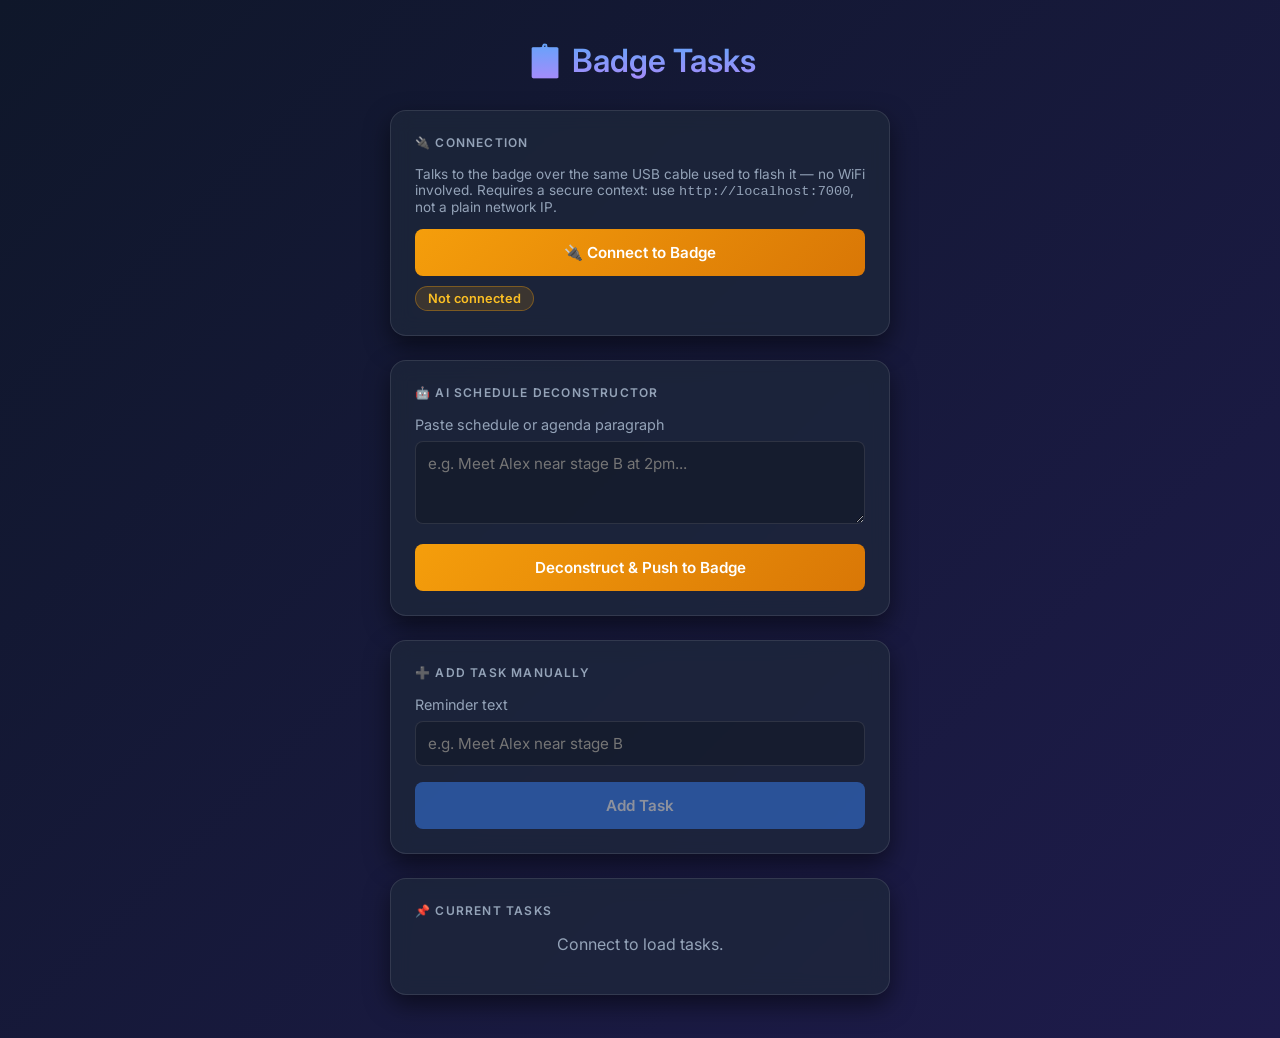
<file: board/_original/qt-badger-_v2/assets/index.html>
<!DOCTYPE html>
<html lang="en">
<head>
    <meta charset="UTF-8">
    <meta name="viewport" content="width=device-width, initial-scale=1.0">
    <title>Badge Tasks</title>
    <link href="https://fonts.googleapis.com/css2?family=Inter:wght@300;400;600&display=swap" rel="stylesheet">
    <style>
        :root {
            --bg-color: #0f172a;
            --surface-color: rgba(30, 41, 59, 0.7);
            --primary-color: #3b82f6;
            --primary-hover: #2563eb;
            --danger-color: #ef4444;
            --success-color: #10b981;
            --warning-color: #f59e0b;
            --text-color: #f8fafc;
            --text-muted: #94a3b8;
            --border-color: rgba(255, 255, 255, 0.1);
        }
        body {
            font-family: 'Inter', sans-serif;
            background: linear-gradient(135deg, #0f172a 0%, #1e1b4b 100%);
            color: var(--text-color);
            margin: 0;
            padding: 20px;
            min-height: 100vh;
            display: flex;
            flex-direction: column;
            align-items: center;
        }
        .container { width: 100%; max-width: 500px; }
        h1 {
            text-align: center;
            font-weight: 600;
            margin-bottom: 30px;
            background: -webkit-linear-gradient(#60a5fa, #a78bfa);
            -webkit-background-clip: text;
            -webkit-text-fill-color: transparent;
        }
        .card {
            background: var(--surface-color);
            backdrop-filter: blur(10px);
            border: 1px solid var(--border-color);
            border-radius: 16px;
            padding: 24px;
            margin-bottom: 24px;
            box-shadow: 0 10px 25px rgba(0, 0, 0, 0.5);
        }
        .card-title {
            font-size: 0.75rem;
            font-weight: 600;
            letter-spacing: 0.1em;
            text-transform: uppercase;
            color: var(--text-muted);
            margin: 0 0 16px 0;
        }
        .form-group { margin-bottom: 16px; }
        label { display: block; margin-bottom: 8px; font-size: 0.9rem; color: var(--text-muted); }
        input, textarea {
            width: 100%;
            padding: 12px;
            background: rgba(0, 0, 0, 0.2);
            border: 1px solid var(--border-color);
            border-radius: 8px;
            color: white;
            font-family: inherit;
            box-sizing: border-box;
            transition: all 0.3s;
            font-size: 0.95rem;
        }
        textarea { resize: vertical; }
        input:focus, textarea:focus {
            outline: none;
            border-color: var(--primary-color);
            box-shadow: 0 0 0 2px rgba(59, 130, 246, 0.3);
        }
        button {
            width: 100%;
            padding: 14px;
            background: var(--primary-color);
            color: white;
            border: none;
            border-radius: 8px;
            font-weight: 600;
            cursor: pointer;
            transition: all 0.2s;
            font-family: inherit;
            font-size: 0.95rem;
        }
        button:hover {
            background: var(--primary-hover);
            transform: translateY(-1px);
            box-shadow: 0 4px 12px rgba(59,130,246,0.4);
        }
        button:disabled {
            opacity: 0.5;
            cursor: default;
            transform: none;
            box-shadow: none;
        }
        .btn-connect { background: linear-gradient(135deg, #f59e0b, #d97706); }
        .btn-connect:hover {
            background: linear-gradient(135deg, #fbbf24, #f59e0b);
            box-shadow: 0 4px 12px rgba(245,158,11,0.4);
        }
        .status-badge {
            display: inline-block;
            margin-top: 10px;
            padding: 4px 12px;
            border-radius: 20px;
            background: rgba(245, 158, 11, 0.15);
            border: 1px solid rgba(245, 158, 11, 0.35);
            color: #fbbf24;
            font-size: 0.8rem;
            font-weight: 600;
        }
        .status-badge.connected {
            background: rgba(16, 185, 129, 0.15);
            border-color: rgba(16, 185, 129, 0.35);
            color: #34d399;
        }
        .task-item {
            display: flex;
            justify-content: space-between;
            align-items: center;
            padding: 12px;
            background: rgba(0, 0, 0, 0.2);
            border-radius: 8px;
            margin-bottom: 10px;
            border: 1px solid var(--border-color);
            transition: border-color 0.2s;
        }
        .task-item:hover { border-color: rgba(59,130,246,0.4); }
        .task-info { display: flex; align-items: center; gap: 12px; }
        .task-info input[type=checkbox] { width: 18px; height: 18px; accent-color: var(--success-color); }
        .task-info p { margin: 0; font-size: 0.95rem; }
        .task-item.done .task-info p { text-decoration: line-through; color: var(--text-muted); }
        .btn-delete {
            background: transparent;
            color: var(--danger-color);
            width: auto;
            padding: 8px 12px;
            border: 1px solid rgba(239, 68, 68, 0.3);
        }
        .btn-delete:hover { background: rgba(239, 68, 68, 0.1); transform: none; box-shadow: none; }
        .toast {
            position: fixed;
            bottom: 24px;
            left: 50%;
            transform: translateX(-50%) translateY(10px);
            background: #10b981;
            color: white;
            padding: 12px 28px;
            border-radius: 30px;
            opacity: 0;
            transition: opacity 0.3s, transform 0.3s;
            pointer-events: none;
            font-weight: 600;
            box-shadow: 0 4px 20px rgba(16,185,129,0.4);
        }
        .toast.show { opacity: 1; transform: translateX(-50%) translateY(0); }
    </style>
</head>
<body>

    <div class="container">
        <h1>&#x1F4CB; Badge Tasks</h1>

        <!-- ======================== -->
        <!-- Connect Card (Web Serial, direct to the STM32 sketch) -->
        <!-- ======================== -->
        <div class="card">
            <p class="card-title">&#x1F50C; Connection</p>
            <p style="color: var(--text-muted); font-size: 0.85rem; margin-top: 0;">
                Talks to the badge over the same USB cable used to flash it — no WiFi involved.
                Requires a secure context: use <code>http://localhost:7000</code>, not a plain network IP.
            </p>
            <button class="btn-connect" id="connectBtn" onclick="connect()">&#x1F50C; Connect to Badge</button>
            <div id="statusBadge" class="status-badge">Not connected</div>
        </div>

        <!-- ======================== -->
        <!-- AI Schedule Deconstructor (WebUI -> LLM Brick -> Bridge) -->
        <!-- ======================== -->
        <div class="card">
            <p class="card-title">&#x1F916; AI Schedule Deconstructor</p>
            <div class="form-group">
                <label>Paste schedule or agenda paragraph</label>
                <textarea id="scheduleInput" rows="3" placeholder="e.g. Meet Alex near stage B at 2pm..."></textarea>
            </div>
            <button class="btn-connect" onclick="deconstructSchedule()">Deconstruct &amp; Push to Badge</button>
        </div>

        <!-- ======================== -->
        <!-- Add Task Card (manual, also over Web Serial) -->
        <!-- ======================== -->
        <div class="card">
            <p class="card-title">&#x2795; Add Task Manually</p>
            <div class="form-group">
                <label>Reminder text</label>
                <input type="text" id="taskText" placeholder="e.g. Meet Alex near stage B" maxlength="80">
            </div>
            <button id="addBtn" onclick="addTask()" disabled>Add Task</button>
        </div>

        <!-- ======================== -->
        <!-- Task List Card           -->
        <!-- ======================== -->
        <div class="card">
            <p class="card-title">&#x1F4CC; Current Tasks</p>
            <div id="taskList">
                <p style="color: var(--text-muted); text-align:center;">Connect to load tasks.</p>
            </div>
        </div>
    </div>

    <div id="toast" class="toast">Saved Successfully</div>

    <script>
        // ============================================================
        // Web Serial transport — direct USB link to the STM32 sketch,
        // independent of whether main.py is even running. Needs a
        // secure context: works on http://localhost:7000, blocked by
        // Chrome on a plain http://<ip>:7000.
        // ============================================================
        let port, writer, reader;
        let lineBuf = "";

        async function connect() {
            if (!("serial" in navigator)) {
                setStatus("Browser doesn't support Web Serial here — try http://localhost:7000, or Chrome/Edge.", false);
                return;
            }
            try {
                port = await navigator.serial.requestPort();
                await port.open({ baudRate: 9600 });
                writer = port.writable.getWriter();
                setStatus("Connected", true);
                document.getElementById("addBtn").disabled = false;
                document.getElementById("connectBtn").textContent = "\uD83D\uDD0C Reconnect";
                readLoop();
                sendCommand("LIST");
            } catch (e) {
                setStatus("Connection failed: " + e.message, false);
            }
        }

        async function readLoop() {
            const decoder = new TextDecoderStream();
            port.readable.pipeTo(decoder.writable);
            reader = decoder.readable.getReader();
            let pending = [];
            try {
                while (true) {
                    const { value, done } = await reader.read();
                    if (done) break;
                    lineBuf += value;
                    let idx;
                    while ((idx = lineBuf.indexOf("\n")) >= 0) {
                        const line = lineBuf.slice(0, idx).replace("\r", "");
                        lineBuf = lineBuf.slice(idx + 1);
                        if (line === "END") {
                            renderTasks(pending);
                            pending = [];
                        } else if (line.startsWith("TASK|")) {
                            const parts = line.split("|");
                            pending.push({ idx: parseInt(parts[1], 10), done: parts[2] === "1", text: parts.slice(3).join("|") });
                        }
                    }
                }
            } catch (e) {
                setStatus("Disconnected", false);
                document.getElementById("addBtn").disabled = true;
            }
        }

        async function sendCommand(cmd) {
            if (!writer) return;
            await writer.write(new TextEncoder().encode(cmd + "\n"));
        }

        function setStatus(text, connected) {
            const badge = document.getElementById("statusBadge");
            badge.textContent = text;
            badge.classList.toggle("connected", !!connected);
        }

        // ============================================================
        // AI Schedule Deconstructor — HTTP to main.py's /api/organize,
        // works over a plain network IP (no secure-context requirement,
        // that's only a Web Serial restriction).
        // ============================================================
        async function deconstructSchedule() {
            const input = document.getElementById("scheduleInput");
            const text = input.value.trim();
            if (!text) {
                alert("Paste some schedule text first.");
                return;
            }
            showToast("Processing with LLM...");
            try {
                const response = await fetch("/api/organize", {
                    method: "POST",
                    headers: { "Content-Type": "application/json" },
                    body: JSON.stringify({ text }),
                });
                const result = await response.json();
                if (result.status === "success") {
                    showToast(`Extracted ${result.added.length} reminder(s)!`);
                    input.value = "";
                    if (writer) sendCommand("LIST"); // refresh the list if Web Serial is also connected
                } else {
                    alert("Error: " + (result.message || "Unknown error"));
                }
            } catch (e) {
                alert("Couldn't reach the backend: " + e.message);
            }
        }

        // ============================================================
        // Task list rendering + manual add/toggle/delete (all Web Serial)
        // ============================================================
        function renderTasks(tasks) {
            const list = document.getElementById("taskList");
            list.innerHTML = "";
            if (tasks.length === 0) {
                list.innerHTML = '<p style="color: var(--text-muted); text-align:center;">No tasks yet.</p>';
                return;
            }
            tasks.forEach((t) => {
                const div = document.createElement("div");
                div.className = "task-item" + (t.done ? " done" : "");
                div.innerHTML = `
                    <div class="task-info">
                        <input type="checkbox" ${t.done ? "checked" : ""} onchange="toggleTask(${t.idx})">
                        <p></p>
                    </div>
                    <button class="btn-delete" onclick="deleteTask(${t.idx})">&#x1F5D1;</button>
                `;
                div.querySelector("p").textContent = t.text;
                list.appendChild(div);
            });
        }

        function addTask() {
            const input = document.getElementById("taskText");
            const text = input.value.trim();
            if (!text) {
                alert("Type a reminder first.");
                return;
            }
            sendCommand("ADD|" + text);
            input.value = "";
            showToast("Task added!");
        }

        function toggleTask(idx) { sendCommand("TOGGLE|" + idx); }

        function deleteTask(idx) {
            if (!confirm("Delete this task?")) return;
            sendCommand("DEL|" + idx);
            showToast("Task removed");
        }

        document.getElementById("taskText").addEventListener("keydown", (e) => {
            if (e.key === "Enter") addTask();
        });

        function showToast(msg) {
            const t = document.getElementById("toast");
            t.textContent = msg || "Saved Successfully";
            t.classList.add("show");
            setTimeout(() => { t.classList.remove("show"); }, 2500);
        }
    </script>
</body>
</html>
</file>
